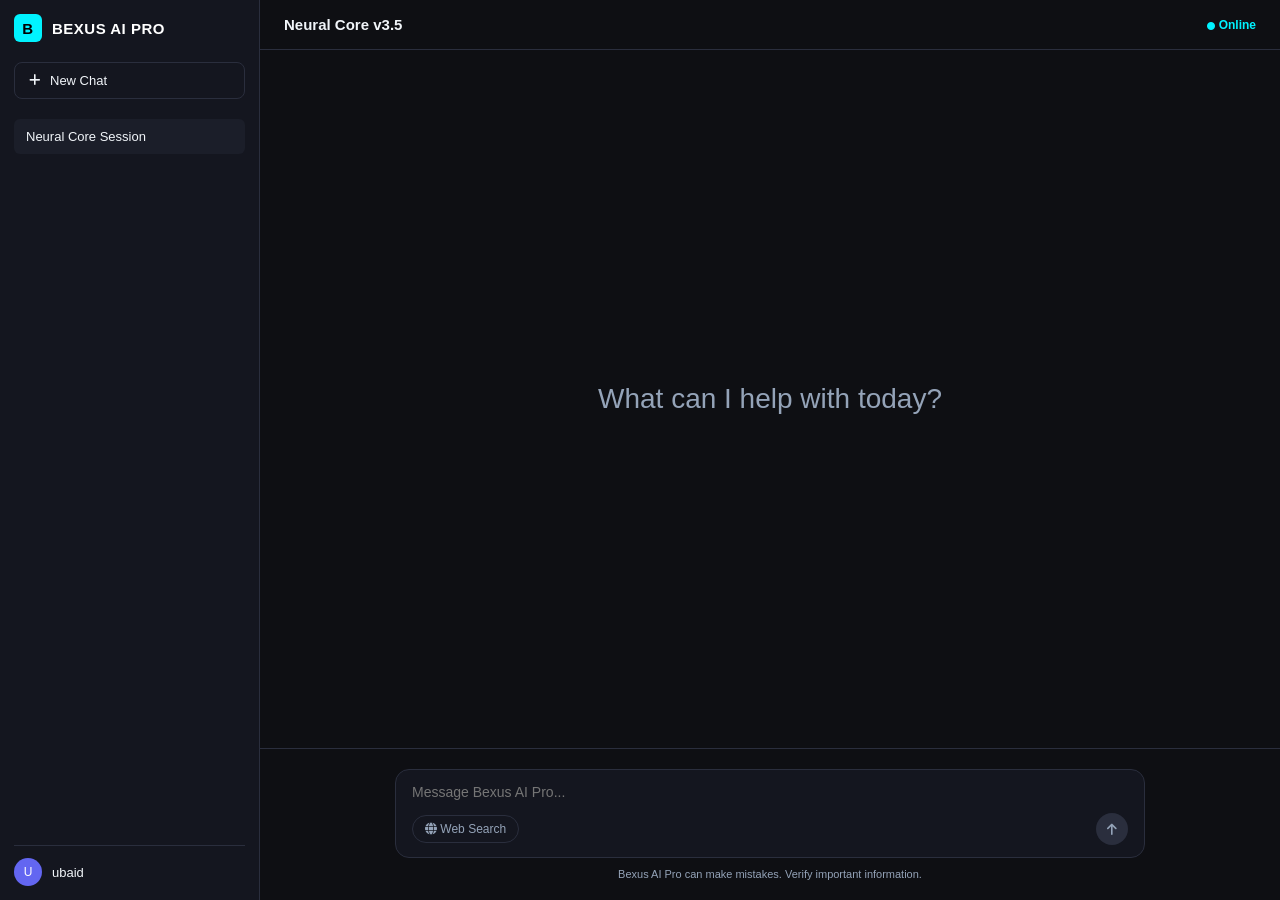
<file: index.html>
<!DOCTYPE html>
<html lang="en">
<head>
    <meta charset="UTF-8">
    <meta name="viewport" content="width=device-width, initial-scale=1.0">
    <title>Bexus AI Pro</title>
    <link rel="stylesheet" href="https://cdnjs.cloudflare.com/ajax/libs/font-awesome/6.4.0/css/all.min.css">
    <style>
        :root {
            --bg-deep: #0e0f13;
            --bg-panel: #14161f;
            --bg-card: #1b1e29;
            --accent: #00f3ff;
            --text-main: #f1f5f9;
            --text-muted: #94a3b8;
            --border: #2a2e3d;
        }

        * {
            box-sizing: border-box;
            margin: 0;
            padding: 0;
            font-family: -apple-system, BlinkMacSystemFont, "Segoe UI", Roboto, sans-serif;
        }

        body {
            background-color: var(--bg-deep);
            color: var(--text-main);
            height: 100vh;
            overflow: hidden;
        }

        .app-layout {
            display: flex;
            height: 100vh;
            width: 100vw;
        }

        /* Sidebar */
        .sidebar {
            width: 260px;
            background: var(--bg-panel);
            border-right: 1px solid var(--border);
            display: flex;
            flex-direction: column;
            padding: 14px;
            flex-shrink: 0;
        }

        .brand {
            font-size: 15px;
            font-weight: 700;
            letter-spacing: 0.5px;
            color: #fff;
            margin-bottom: 20px;
            display: flex;
            align-items: center;
            gap: 10px;
        }

        .brand-icon {
            width: 28px;
            height: 28px;
            background: var(--accent);
            color: #000;
            border-radius: 6px;
            display: flex;
            align-items: center;
            justify-content: center;
            font-weight: bold;
        }

        .new-chat-btn {
            background: transparent;
            border: 1px solid var(--border);
            color: var(--text-main);
            padding: 10px 14px;
            border-radius: 8px;
            cursor: pointer;
            display: flex;
            align-items: center;
            gap: 10px;
            font-size: 13px;
            font-weight: 500;
            margin-bottom: 20px;
            transition: 0.2s;
        }

        .new-chat-btn:hover {
            background: var(--bg-card);
            border-color: var(--accent);
        }

        .history-container {
            flex: 1;
            overflow-y: auto;
            display: flex;
            flex-direction: column;
            gap: 4px;
        }

        .history-item {
            padding: 10px 12px;
            border-radius: 6px;
            font-size: 13px;
            color: var(--text-muted);
            cursor: pointer;
        }

        .history-item:hover, .history-item.active {
            background: var(--bg-card);
            color: var(--text-main);
        }

        .user-box {
            border-top: 1px solid var(--border);
            padding-top: 12px;
            display: flex;
            align-items: center;
            gap: 10px;
            font-size: 13px;
            font-weight: 500;
        }

        .user-avatar {
            width: 28px;
            height: 28px;
            background: #6366f1;
            color: #fff;
            border-radius: 50%;
            display: flex;
            align-items: center;
            justify-content: center;
            font-size: 12px;
        }

        /* Main Chat Window */
        .chat-main {
            flex: 1;
            display: flex;
            flex-direction: column;
            background: var(--bg-deep);
            position: relative;
            height: 100vh;
            overflow: hidden;
        }

        .chat-header {
            padding: 16px 24px;
            border-bottom: 1px solid var(--border);
            font-size: 15px;
            font-weight: 600;
            display: flex;
            justify-content: space-between;
            align-items: center;
            background: var(--bg-deep);
        }

        .chat-messages {
            flex: 1;
            overflow-y: auto;
            padding: 24px;
            display: flex;
            flex-direction: column;
            gap: 20px;
            scroll-behavior: smooth;
        }

        .welcome-box {
            margin: auto;
            text-align: center;
        }

        .welcome-box h1 {
            font-size: 28px;
            font-weight: 500;
            color: var(--text-muted);
        }

        /* Message Alignment */
        .message-row {
            width: 100%;
            display: flex;
            flex-direction: column;
        }

        .message-row.user {
            align-items: flex-end;
        }

        .message-row.ai {
            align-items: flex-start;
        }

        .message-bubble {
            max-width: 75%;
            padding: 12px 16px;
            border-radius: 12px;
            font-size: 14px;
            line-height: 1.6;
            word-break: break-word;
        }

        .message-row.user .message-bubble {
            background: var(--bg-card);
            color: #fff;
            border-top-right-radius: 2px;
            border: 1px solid var(--border);
        }

        .message-row.ai .message-bubble {
            background: var(--bg-panel);
            color: var(--text-main);
            border-top-left-radius: 2px;
            border: 1px solid var(--border);
        }

        /* Input Area */
        .input-area {
            padding: 20px 24px;
            display: flex;
            flex-direction: column;
            align-items: center;
            background: var(--bg-deep);
            border-top: 1px solid var(--border);
        }

        .input-box {
            width: 100%;
            max-width: 750px;
            background: var(--bg-panel);
            border: 1px solid var(--border);
            border-radius: 14px;
            padding: 12px 16px;
            display: flex;
            flex-direction: column;
            gap: 10px;
        }

        .input-box:focus-within {
            border-color: var(--accent);
        }

        textarea {
            width: 100%;
            background: transparent;
            border: none;
            color: #fff;
            outline: none;
            resize: none;
            font-size: 14px;
            max-height: 120px;
            line-height: 1.5;
        }

        .input-tools {
            display: flex;
            justify-content: space-between;
            align-items: center;
        }

        .tool-btn {
            background: transparent;
            border: 1px solid var(--border);
            color: var(--text-muted);
            padding: 6px 12px;
            border-radius: 20px;
            font-size: 12px;
            cursor: pointer;
        }

        .tool-btn:hover {
            color: #fff;
            border-color: #fff;
        }

        .send-btn {
            background: var(--accent);
            border: none;
            width: 32px;
            height: 32px;
            border-radius: 50%;
            color: #000;
            cursor: pointer;
            display: flex;
            align-items: center;
            justify-content: center;
            font-size: 13px;
        }

        .send-btn:disabled {
            background: var(--border);
            color: var(--text-muted);
            cursor: not-allowed;
        }

        .footer-note {
            font-size: 11px;
            color: var(--text-muted);
            margin-top: 10px;
            text-align: center;
        }
    </style>
</head>
<body>

    <div class="app-layout">
        <!-- Sidebar -->
        <aside class="sidebar">
            <div class="brand">
                <div class="brand-icon">B</div>
                BEXUS AI PRO
            </div>
            <button class="new-chat-btn" onclick="startNewChat()">
                <i class="fa-solid fa-plus"></i> New Chat
            </button>
            <div class="history-container" id="history-list">
                <div class="history-item active">Neural Core Session</div>
            </div>
            <div class="user-box">
                <div class="user-avatar">U</div>
                <span>ubaid</span>
            </div>
        </aside>

        <!-- Main Chat -->
        <main class="chat-main">
            <header class="chat-header">
                <span>Neural Core v3.5</span>
                <span style="font-size: 12px; color: var(--accent);"><i class="fa-solid fa-circle" style="font-size: 8px;"></i> Online</span>
            </header>

            <div class="chat-messages" id="chat-messages">
                <div class="welcome-box" id="welcome-box">
                    <h1>What can I help with today?</h1>
                </div>
            </div>

            <div class="input-area">
                <div class="input-box">
                    <textarea id="user-input" placeholder="Message Bexus AI Pro..." rows="1" oninput="autoResize(this)" onkeydown="checkEnter(event)"></textarea>
                    <div class="input-tools">
                        <button class="tool-btn"><i class="fa-solid fa-globe"></i> Web Search</button>
                        <button class="send-btn" id="send-btn" onclick="sendMessage()" disabled>
                            <i class="fa-solid fa-arrow-up"></i>
                        </button>
                    </div>
                </div>
                <div class="footer-note">Bexus AI Pro can make mistakes. Verify important information.</div>
            </div>
        </main>
    </div>

    <script>
        const input = document.getElementById('user-input');
        const sendBtn = document.getElementById('send-btn');
        const messages = document.getElementById('chat-messages');

        input.addEventListener('input', function() {
            if(this.value.trim().length > 0) {
                sendBtn.removeAttribute('disabled');
            } else {
                sendBtn.setAttribute('disabled', 'true');
            }
        });

        function autoResize(el) {
            el.style.height = 'auto';
            el.style.height = el.scrollHeight + 'px';
        }

        function checkEnter(e) {
            if(e.key === 'Enter' && !e.shiftKey) {
                e.preventDefault();
                sendMessage();
            }
        }

        function sendMessage() {
            const text = input.value.trim();
            if(!text) return;

            const welcome = document.getElementById('welcome-box');
            if(welcome) welcome.remove();

            // 1. User Message Add Karein
            messages.insertAdjacentHTML('beforeend', `
                <div class="message-row user">
                    <div class="message-bubble">${escapeHtml(text)}</div>
                </div>
            `);

            input.value = '';
            input.style.height = 'auto';
            sendBtn.setAttribute('disabled', 'true');
            messages.scrollTop = messages.scrollHeight;

            // 2. AI Response Typewriter Effect ke sath
            setTimeout(() => {
                const aiRowId = 'ai-msg-' + Date.now();
                messages.insertAdjacentHTML('beforeend', `
                    <div class="message-row ai">
                        <div class="message-bubble" id="${aiRowId}"></div>
                    </div>
                `);

                const bubble = document.getElementById(aiRowId);
                const responseText = `Bexus AI Neural Core: Main aapke query "${text}" ko process kar raha hoon. Systems bilkul ready hain!`;
                
                let i = 0;
                function typeWriter() {
                    if (i < responseText.length) {
                        bubble.innerHTML += responseText.charAt(i);
                        i++;
                        messages.scrollTop = messages.scrollHeight;
                        setTimeout(typeWriter, 15); // Typing speed
                    }
                }
                typeWriter();

            }, 500);
        }

        function startNewChat() {
            messages.innerHTML = `
                <div class="welcome-box" id="welcome-box">
                    <h1>What can I help with today?</h1>
                </div>
            `;
        }

        function escapeHtml(str) {
            return str.replace(/[&<>'"]/g, 
                tag => ({ '&': '&amp;', '<': '&lt;', '>': '&gt;', "'": '&#39;', '"': '&quot;' }[tag] || tag)
            );
        }
    </script>
</body>
</html>
</file>
